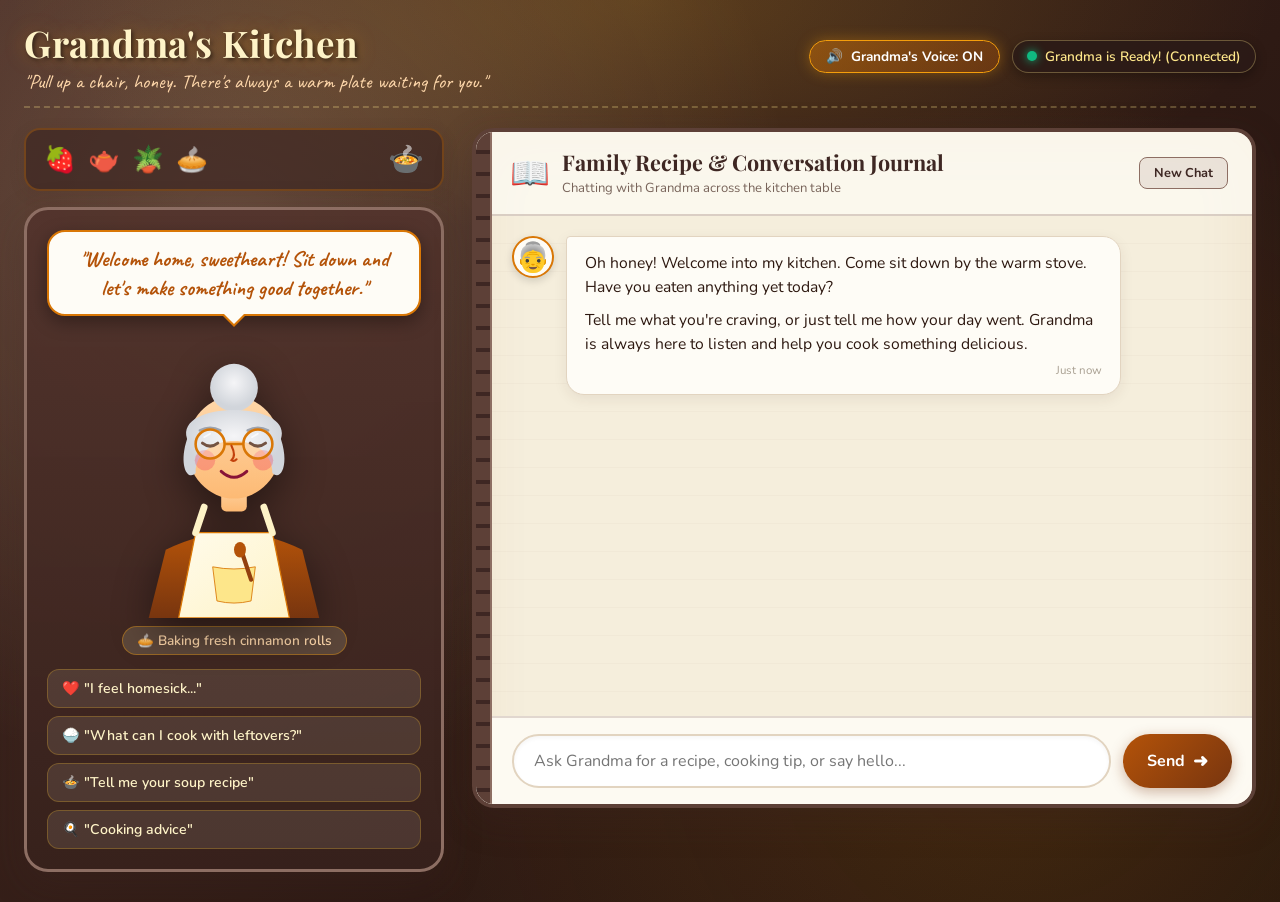
<file: grandmas-kitchen/index.html>
<!DOCTYPE html>
<html lang="en">
<head>
  <meta charset="UTF-8">
  <meta name="viewport" content="width=device-width, initial-scale=1.0">
  <title>Grandma's Kitchen - Warm Comfort & Recipes</title>
  
  <!-- Google Fonts: Cozy serif + warm cursive/handwriting -->
  <link rel="preconnect" href="https://fonts.googleapis.com">
  <link rel="preconnect" href="https://fonts.gstatic.com" crossorigin>
  <link href="https://fonts.googleapis.com/css2?family=Caveat:wght@600;700&family=Nunito:wght@400;600;700;800&family=Playfair+Display:ital,wght@0,600;0,700;1,400&display=swap" rel="stylesheet">
  
  <link rel="stylesheet" href="style.css">
  
  <!-- Neural AI Voice Engine (Puter.js Neural Speech - Free, Realistic, No Key Required) -->
  <script src="https://js.puter.com/v2/"></script>
</head>
<body>
  <!-- Ambient Kitchen Background with warm lighting overlay -->
  <div class="kitchen-scene">
    <div class="warm-glow"></div>
    <div class="window-sunlight"></div>

    <!-- Kitchen Scene Top Header -->
    <header class="kitchen-header">
      <div class="header-content">
        <h1>Grandma's Kitchen</h1>
        <p class="tagline">"Pull up a chair, honey. There's always a warm plate waiting for you."</p>
      </div>
      <div class="header-controls">
        <button class="voice-toggle-btn active" id="voice-toggle-btn" title="Toggle Grandma's spoken voice">
          <span class="voice-icon" id="voice-icon">🔊</span>
          <span class="voice-label" id="voice-label">Grandma's Voice: ON</span>
        </button>
        <div class="api-status-pill" id="status-pill" title="Click to check or update API connection">
          <span class="status-indicator" id="status-dot"></span>
          <span id="status-text">Connecting to Grandma...</span>
        </div>
      </div>
    </header>

    <!-- Main Experience Area -->
    <main class="kitchen-main">
      
      <!-- LEFT: Grandma in her Kitchen -->
      <section class="grandma-area">
        <!-- Cozy kitchen props & background elements -->
        <div class="kitchen-decor">
          <div class="cabinet-shelf">
            <span class="decor-item jar" title="Strawberry Jam">🍓</span>
            <span class="decor-item tea" title="Herbal Tea">🫖</span>
            <span class="decor-item plant" title="Kitchen Basil">🪴</span>
            <span class="decor-item pie" title="Fresh Baked Apple Pie">🥧</span>
          </div>
          
          <div class="stove-area">
            <div class="steam-pot" title="Soup simmering on the stove">
              <span class="steam s1">~</span>
              <span class="steam s2">~</span>
              <span class="steam s3">~</span>
              <div class="pot">🍲</div>
            </div>
          </div>
        </div>

        <!-- Grandma Character Illustration -->
        <div class="character-card">
          <!-- Speech thought / feeling bubble above Grandma -->
          <div class="grandma-speech-bubble" id="speech-bubble">
            <span id="bubble-text">"Welcome home, sweetheart! Sit down and let's make something good together."</span>
          </div>

          <div class="grandma-illustration" id="grandma-avatar">
            <!-- SVG Grandma with animations -->
            <svg viewBox="0 0 280 340" width="100%" height="100%" class="grandma-svg">
              <defs>
                <radialGradient id="hairGrad" cx="50%" cy="40%" r="50%">
                  <stop offset="0%" stop-color="#f5f5f7"/>
                  <stop offset="100%" stop-color="#d1d5db"/>
                </radialGradient>
                <linearGradient id="skinGrad" x1="0%" y1="0%" x2="0%" y2="100%">
                  <stop offset="0%" stop-color="#fed7aa"/>
                  <stop offset="100%" stop-color="#fdba74"/>
                </linearGradient>
                <linearGradient id="apronGrad" x1="0%" y1="0%" x2="100%" y2="100%">
                  <stop offset="0%" stop-color="#fffbeb"/>
                  <stop offset="100%" stop-color="#fef3c7"/>
                </linearGradient>
                <linearGradient id="dressGrad" x1="0%" y1="0%" x2="0%" y2="100%">
                  <stop offset="0%" stop-color="#b45309"/>
                  <stop offset="100%" stop-color="#78350f"/>
                </linearGradient>
              </defs>

              <!-- Body / Dress -->
              <path d="M 60 260 Q 140 220 220 260 L 240 340 L 40 340 Z" fill="url(#dressGrad)" />

              <!-- Floral / Checked Apron -->
              <path d="M 95 240 L 185 240 L 205 340 L 75 340 Z" fill="url(#apronGrad)" stroke="#d97706" stroke-width="1.5" />
              <!-- Apron Straps -->
              <line x1="105" y1="210" x2="95" y2="240" stroke="#fef3c7" stroke-width="8" stroke-linecap="round"/>
              <line x1="175" y1="210" x2="185" y2="240" stroke="#fef3c7" stroke-width="8" stroke-linecap="round"/>
              <!-- Apron Pocket -->
              <path d="M 115 280 Q 140 285 165 280 L 160 320 Q 140 325 120 320 Z" fill="#fde68a" stroke="#d97706" stroke-width="1" />
              <!-- Wooden Spoon in Pocket -->
              <line x1="150" y1="265" x2="160" y2="295" stroke="#92400e" stroke-width="5" stroke-linecap="round"/>
              <ellipse cx="147" cy="260" rx="7" ry="9" fill="#b45309"/>

              <!-- Neck -->
              <rect x="125" y="180" width="30" height="35" fill="url(#skinGrad)" rx="6"/>

              <!-- Head Base -->
              <ellipse cx="140" cy="140" rx="55" ry="60" fill="url(#skinGrad)" />

              <!-- Fluffy Hair Behind & Bun -->
              <circle cx="140" cy="70" r="28" fill="url(#hairGrad)" />
              <path d="M 85 130 C 70 85, 210 85, 195 130 C 205 160, 195 180, 185 170 C 185 120, 95 120, 95 170 C 85 180, 75 160, 85 130 Z" fill="url(#hairGrad)" />

              <!-- Rosy Cheeks -->
              <circle cx="106" cy="155" r="12" fill="#f43f5e" opacity="0.32" />
              <circle cx="174" cy="155" r="12" fill="#f43f5e" opacity="0.32" />

              <!-- Kind Eyes (with blinking animation) -->
              <g class="grandma-eyes">
                <!-- Eyebrows -->
                <path d="M 100 120 Q 112 114 124 120" stroke="#9ca3af" stroke-width="3" fill="none" stroke-linecap="round"/>
                <path d="M 156 120 Q 168 114 180 120" stroke="#9ca3af" stroke-width="3" fill="none" stroke-linecap="round"/>
                
                <!-- Eye curves / joyful smile lines -->
                <path d="M 103 135 Q 112 142 121 135" stroke="#451a03" stroke-width="3.5" fill="none" stroke-linecap="round" class="eye-left"/>
                <path d="M 159 135 Q 168 142 177 135" stroke="#451a03" stroke-width="3.5" fill="none" stroke-linecap="round" class="eye-right"/>
              </g>

              <!-- Reading Glasses -->
              <g class="grandma-glasses">
                <circle cx="112" cy="136" r="17" fill="rgba(255,255,255,0.25)" stroke="#d97706" stroke-width="3"/>
                <circle cx="168" cy="136" r="17" fill="rgba(255,255,255,0.25)" stroke="#d97706" stroke-width="3"/>
                <line x1="129" y1="136" x2="151" y2="136" stroke="#d97706" stroke-width="3"/>
                <!-- Glasses Glint -->
                <line x1="105" y1="128" x2="112" y2="124" stroke="#ffffff" stroke-width="2" opacity="0.75" stroke-linecap="round"/>
                <line x1="161" y1="128" x2="168" y2="124" stroke="#ffffff" stroke-width="2" opacity="0.75" stroke-linecap="round"/>
              </g>

              <!-- Gentle Nose -->
              <path d="M 137 138 Q 143 150 137 155 Q 140 157 143 154" stroke="#c2410c" stroke-width="2.5" fill="none" stroke-linecap="round"/>

              <!-- Warm Smile -->
              <path d="M 125 168 Q 140 182 155 168" stroke="#881337" stroke-width="3.5" fill="none" stroke-linecap="round" id="grandma-mouth"/>
            </svg>
          </div>

          <div class="grandma-status">
            <span class="baking-badge">🥧 Baking fresh cinnamon rolls</span>
          </div>

          <!-- Quick Suggestion Topic Buttons -->
          <div class="quick-topics">
            <button class="topic-btn" data-prompt="Grandma, I'm feeling a little homesick today...">❤️ "I feel homesick..."</button>
            <button class="topic-btn" data-prompt="Grandma, what can I cook with just eggs, rice, and soy sauce?">🍚 "What can I cook with leftovers?"</button>
            <button class="topic-btn" data-prompt="Grandma, how do you make the ultimate cozy chicken noodle soup?">🍲 "Tell me your soup recipe"</button>
            <button class="topic-btn" data-prompt="Grandma, how do you know when chicken is cooked without drying it out?">🍳 "Cooking advice"</button>
          </div>
        </div>
      </section>

      <!-- RIGHT: Cozy Recipe Book Chat Interface -->
      <section class="chat-area">
        <div class="recipe-book">
          <div class="book-spine"></div>
          
          <div class="book-header">
            <div class="book-title">
              <span class="book-icon">📖</span>
              <div>
                <h2>Family Recipe & Conversation Journal</h2>
                <span class="chat-subtitle">Chatting with Grandma across the kitchen table</span>
              </div>
            </div>
            <button class="clear-btn" id="clear-chat-btn" title="Start a fresh chat">New Chat</button>
          </div>

          <!-- Messages Container -->
          <div class="chat-messages" id="chat-messages">
            <!-- Welcome message from Grandma -->
            <div class="message grandma-msg">
              <div class="msg-avatar">👵</div>
              <div class="msg-bubble">
                <p>Oh honey! Welcome into my kitchen. Come sit down by the warm stove. Have you eaten anything yet today?</p>
                <p>Tell me what you're craving, or just tell me how your day went. Grandma is always here to listen and help you cook something delicious.</p>
                <span class="msg-time" id="welcome-time">Just now</span>
              </div>
            </div>
          </div>

          <!-- Typing Indicator -->
          <div class="typing-indicator" id="typing-indicator">
            <span class="indicator-avatar">👵</span>
            <div class="dots-bubble">
              <span class="dot"></span>
              <span class="dot"></span>
              <span class="dot"></span>
              <span class="indicator-text">Grandma is writing down her advice...</span>
            </div>
          </div>

          <!-- Chat Input Bar -->
          <form class="chat-input-area" id="chat-form">
            <input 
              type="text" 
              id="user-input" 
              placeholder="Ask Grandma for a recipe, cooking tip, or say hello..." 
              autocomplete="off"
              required
            >
            <button type="submit" id="send-btn" class="send-button">
              <span>Send</span>
              <span class="btn-arrow">➜</span>
            </button>
          </form>

        </div>
      </section>

    </main>

    <!-- Token Configuration Modal (Popup when token is needed) -->
    <div class="modal-backdrop" id="token-modal">
      <div class="modal-card">
        <div class="modal-icon">🔑</div>
        <h3>Replicate API Token</h3>
        <p>To connect Grandma to the <strong>Llama 3 8B Instruct</strong> model, enter your Replicate API token below.</p>
        <p class="privacy-note">🔒 Your token stays safely in your local browser storage and is never uploaded anywhere.</p>
        
        <input 
          type="password" 
          id="token-input" 
          placeholder="r8_..." 
          autocomplete="off"
        >
        
        <div class="modal-actions">
          <button type="button" class="btn-secondary" id="cancel-token-btn">Cancel</button>
          <button type="button" class="btn-primary" id="save-token-btn">Connect to Llama 3</button>
        </div>

        <small class="help-link">
          Need a token? Get one for free at <a href="https://replicate.com/account/api-tokens" target="_blank" rel="noopener">replicate.com/account/api-tokens</a>
        </small>
      </div>
    </div>

  </div>

  <script src="script.js"></script>
</body>
</html>
</file>
<file: grandmas-kitchen/style.css>
/* ===================================================
   GRANDMA'S KITCHEN - WARM & NOSTALGIC DESIGN
   =================================================== */

:root {
  --wood-dark: #3e2723;
  --wood-medium: #5d4037;
  --wood-warm: #8d6e63;
  --cream-light: #fdfbf7;
  --cream-paper: #fefcf6;
  --parchment: #f5eedc;
  --warm-amber: #d97706;
  --amber-gold: #f59e0b;
  --cinnamon: #b45309;
  --brick-red: #991b1b;
  --warm-text: #2d1810;
  --text-muted: #78645a;
  --border-cozy: #e2d4c0;
  --shadow-warm: 0 12px 36px rgba(62, 39, 35, 0.25);
  --shadow-soft: 0 4px 16px rgba(62, 39, 35, 0.12);
}

* {
  box-sizing: border-box;
  margin: 0;
  padding: 0;
}

body {
  font-family: 'Nunito', -apple-system, BlinkMacSystemFont, "Segoe UI", Roboto, sans-serif;
  color: var(--warm-text);
  background-color: #2b1b17;
  min-height: 100vh;
  overflow-x: hidden;
}

/* ===================================================
   KITCHEN SCENE & BACKGROUND
   =================================================== */
.kitchen-scene {
  position: relative;
  min-height: 100vh;
  display: flex;
  flex-direction: column;
  /* Rich warm kitchen wooden/brick wall textured gradient */
  background: 
    radial-gradient(circle at 18% 25%, rgba(254, 215, 170, 0.22) 0%, transparent 45%),
    radial-gradient(circle at 80% 80%, rgba(245, 158, 11, 0.14) 0%, transparent 50%),
    linear-gradient(135deg, #452a23 0%, #2e1a14 60%, #20120e 100%);
  padding: 18px 24px 30px;
}

/* Warm ambient sunlight through kitchen curtains */
.warm-glow {
  position: absolute;
  top: 0;
  left: 0;
  right: 0;
  height: 240px;
  background: radial-gradient(ellipse at 50% 0%, rgba(251, 191, 36, 0.18) 0%, transparent 70%);
  pointer-events: none;
  z-index: 1;
}

/* ===================================================
   HEADER
   =================================================== */
.kitchen-header {
  position: relative;
  z-index: 2;
  display: flex;
  justify-content: space-between;
  align-items: center;
  max-width: 1300px;
  width: 100%;
  margin: 0 auto 20px;
  padding-bottom: 12px;
  border-bottom: 2px dashed rgba(253, 230, 138, 0.25);
}

.kitchen-header h1 {
  font-family: 'Playfair Display', serif;
  font-size: 2.3rem;
  font-weight: 700;
  color: #fef3c7;
  text-shadow: 2px 2px 4px rgba(0, 0, 0, 0.5), 0 0 20px rgba(245, 158, 11, 0.35);
  letter-spacing: 0.5px;
}

.kitchen-header .tagline {
  font-family: 'Caveat', cursive;
  font-size: 1.25rem;
  color: #fed7aa;
  margin-top: 2px;
}

/* Header controls (Voice + Status) */
.header-controls {
  display: flex;
  align-items: center;
  gap: 12px;
}

.voice-toggle-btn {
  display: inline-flex;
  align-items: center;
  gap: 8px;
  background: rgba(43, 27, 23, 0.85);
  border: 1.5px solid rgba(253, 230, 138, 0.3);
  padding: 6px 16px;
  border-radius: 30px;
  font-family: 'Nunito', sans-serif;
  font-size: 0.85rem;
  font-weight: 700;
  color: #fef3c7;
  cursor: pointer;
  transition: all 0.2s ease;
  box-shadow: 0 4px 12px rgba(0,0,0,0.3);
}

.voice-toggle-btn:hover {
  background: rgba(69, 42, 35, 0.95);
  border-color: var(--amber-gold);
  transform: translateY(-1px);
}

.voice-toggle-btn.active {
  background: linear-gradient(135deg, rgba(217, 119, 6, 0.45) 0%, rgba(180, 83, 9, 0.35) 100%);
  border-color: #f59e0b;
  color: #fff;
  box-shadow: 0 0 14px rgba(245, 158, 11, 0.35);
}

.voice-toggle-btn.speaking {
  animation: voice-pulse 1s infinite alternate ease-in-out;
}

@keyframes voice-pulse {
  from { box-shadow: 0 0 8px #f59e0b; }
  to { box-shadow: 0 0 20px #f59e0b, 0 0 30px rgba(217, 119, 6, 0.6); }
}

/* API Status Pill */
.api-status-pill {
  display: inline-flex;
  align-items: center;
  gap: 8px;
  background: rgba(43, 27, 23, 0.85);
  border: 1.5px solid rgba(253, 230, 138, 0.3);
  padding: 6px 14px;
  border-radius: 30px;
  font-size: 0.85rem;
  font-weight: 600;
  color: #fde68a;
  cursor: pointer;
  transition: all 0.2s ease;
  box-shadow: 0 4px 12px rgba(0,0,0,0.3);
}

.api-status-pill:hover {
  background: rgba(69, 42, 35, 0.95);
  border-color: var(--amber-gold);
  transform: translateY(-1px);
}

.status-indicator {
  width: 10px;
  height: 10px;
  border-radius: 50%;
  background-color: #f59e0b; /* Amber = pending */
  box-shadow: 0 0 8px #f59e0b;
}

.status-indicator.connected {
  background-color: #10b981; /* Green = connected */
  box-shadow: 0 0 10px #10b981;
}

.status-indicator.error {
  background-color: #ef4444; /* Red = needs token/error */
  box-shadow: 0 0 10px #ef4444;
}

/* ===================================================
   MAIN CONTENT GRID: Grandma Left, Chat Right
   =================================================== */
.kitchen-main {
  position: relative;
  z-index: 2;
  display: grid;
  grid-template-columns: 420px 1fr;
  gap: 28px;
  max-width: 1300px;
  width: 100%;
  margin: 0 auto;
  flex: 1;
}

/* ===================================================
   LEFT: GRANDMA CHARACTER & KITCHEN PROPS
   =================================================== */
.grandma-area {
  display: flex;
  flex-direction: column;
  gap: 16px;
}

/* Kitchen shelf / simmering pot */
.kitchen-decor {
  display: flex;
  justify-content: space-between;
  align-items: center;
  background: rgba(62, 39, 35, 0.7);
  border: 2px solid rgba(217, 119, 6, 0.3);
  border-radius: 16px;
  padding: 10px 18px;
  box-shadow: var(--shadow-soft);
}

.cabinet-shelf {
  display: flex;
  gap: 12px;
  font-size: 1.6rem;
}

.decor-item {
  transition: transform 0.2s ease;
  cursor: default;
}

.decor-item:hover {
  transform: scale(1.2) translateY(-2px);
}

.stove-area {
  display: flex;
  align-items: center;
}

.steam-pot {
  position: relative;
  display: flex;
  align-items: center;
  font-size: 1.8rem;
}

.pot {
  animation: pot-simmer 2s infinite ease-in-out;
}

@keyframes pot-simmer {
  0%, 100% { transform: translateY(0); }
  50% { transform: translateY(-2px); }
}

/* Steam particles rising */
.steam {
  position: absolute;
  top: -16px;
  font-size: 1.1rem;
  color: rgba(255, 255, 255, 0.65);
  font-weight: bold;
  animation: steam-rise 2.2s infinite linear;
  opacity: 0;
}

.steam.s1 { left: 4px; animation-delay: 0s; }
.steam.s2 { left: 16px; animation-delay: 0.8s; }
.steam.s3 { left: 28px; animation-delay: 1.5s; }

@keyframes steam-rise {
  0% { transform: translateY(0) scale(0.8); opacity: 0; }
  40% { opacity: 0.7; }
  100% { transform: translateY(-22px) scale(1.3); opacity: 0; }
}

/* Character Card */
.character-card {
  background: 
    linear-gradient(180deg, rgba(82, 51, 44, 0.9) 0%, rgba(55, 33, 28, 0.95) 100%);
  border: 3px solid #8d6e63;
  border-radius: 24px;
  padding: 20px;
  box-shadow: var(--shadow-warm);
  display: flex;
  flex-direction: column;
  align-items: center;
  position: relative;
}

/* Speech / Thought bubble above Grandma */
.grandma-speech-bubble {
  position: relative;
  background: var(--cream-paper);
  border: 2px solid #d97706;
  border-radius: 18px;
  padding: 12px 18px;
  margin-bottom: 12px;
  box-shadow: 0 6px 18px rgba(0, 0, 0, 0.35);
  width: 100%;
  text-align: center;
}

.grandma-speech-bubble::after {
  content: '';
  position: absolute;
  bottom: -10px;
  left: 50%;
  transform: translateX(-50%);
  border-width: 10px 10px 0;
  border-style: solid;
  border-color: var(--cream-paper) transparent;
  display: block;
  width: 0;
}

.grandma-speech-bubble::before {
  content: '';
  position: absolute;
  bottom: -13px;
  left: 50%;
  transform: translateX(-50%);
  border-width: 12px 12px 0;
  border-style: solid;
  border-color: #d97706 transparent;
  display: block;
  width: 0;
}

#bubble-text {
  font-family: 'Caveat', cursive;
  font-size: 1.35rem;
  font-weight: 700;
  color: var(--cinnamon);
  line-height: 1.35;
}

/* Grandma Illustration SVG Container */
.grandma-illustration {
  width: 250px;
  height: 290px;
  position: relative;
  filter: drop-shadow(0 12px 20px rgba(0, 0, 0, 0.45));
  animation: grandma-breathe 4.5s infinite ease-in-out;
}

@keyframes grandma-breathe {
  0%, 100% { transform: translateY(0); }
  50% { transform: translateY(-4px); }
}

/* Eyes Blinking Animation */
.grandma-eyes {
  animation: eye-blink 5s infinite;
  transform-origin: 140px 135px;
}

@keyframes eye-blink {
  0%, 96%, 100% { transform: scaleY(1); }
  98% { transform: scaleY(0.1); }
}

/* Cheerful talking animation when Grandma replies */
.character-card.is-talking .grandma-illustration {
  animation: grandma-talking 0.4s infinite alternate ease-in-out;
}

.character-card.is-talking #grandma-mouth {
  animation: mouth-move 0.35s infinite alternate ease-in-out;
  transform-origin: 140px 170px;
}

@keyframes mouth-move {
  0% { transform: scaleY(0.7); }
  100% { transform: scaleY(1.5) scaleX(1.1); }
}

@keyframes grandma-talking {
  0% { transform: rotate(-1.5deg) translateY(0); }
  100% { transform: rotate(1.5deg) translateY(-4px); }
}

.grandma-status {
  margin: 8px 0 14px;
}

.baking-badge {
  display: inline-block;
  background: rgba(254, 243, 199, 0.15);
  border: 1px solid rgba(245, 158, 11, 0.4);
  color: #fed7aa;
  padding: 4px 14px;
  border-radius: 20px;
  font-size: 0.85rem;
  font-weight: 600;
}

/* Quick conversation starter buttons */
.quick-topics {
  display: flex;
  flex-direction: column;
  gap: 8px;
  width: 100%;
}

.topic-btn {
  background: rgba(253, 246, 227, 0.1);
  border: 1.5px solid rgba(251, 191, 36, 0.25);
  color: #fef3c7;
  font-family: 'Nunito', sans-serif;
  font-size: 0.88rem;
  font-weight: 600;
  padding: 9px 14px;
  border-radius: 12px;
  cursor: pointer;
  text-align: left;
  transition: all 0.2s ease;
}

.topic-btn:hover {
  background: rgba(217, 119, 6, 0.35);
  border-color: #f59e0b;
  transform: translateX(4px);
  color: #fff;
}

/* ===================================================
   RIGHT: RECIPE BOOK CHAT INTERFACE
   =================================================== */
.chat-area {
  display: flex;
  flex-direction: column;
  height: 680px;
}

.recipe-book {
  position: relative;
  background: var(--parchment);
  border-radius: 22px;
  border: 4px solid var(--wood-medium);
  box-shadow: 
    var(--shadow-warm),
    inset 0 0 60px rgba(180, 83, 9, 0.08);
  display: flex;
  flex-direction: column;
  height: 100%;
  overflow: hidden;
}

/* Vintage wooden/leather spine on the left edge */
.recipe-book::before {
  content: '';
  position: absolute;
  top: 0;
  bottom: 0;
  left: 0;
  width: 14px;
  background: repeating-linear-gradient(
    180deg,
    #5d4037 0px,
    #5d4037 18px,
    #3e2723 18px,
    #3e2723 22px
  );
  border-right: 2px solid #8d6e63;
  z-index: 5;
}

/* Book Header */
.book-header {
  display: flex;
  justify-content: space-between;
  align-items: center;
  padding: 16px 24px 16px 34px;
  border-bottom: 2px solid rgba(141, 110, 99, 0.3);
  background: rgba(254, 252, 246, 0.7);
}

.book-title {
  display: flex;
  align-items: center;
  gap: 12px;
}

.book-icon {
  font-size: 2rem;
}

.book-header h2 {
  font-family: 'Playfair Display', serif;
  font-size: 1.35rem;
  color: var(--wood-dark);
}

.chat-subtitle {
  font-size: 0.82rem;
  color: var(--text-muted);
}

.clear-btn {
  background: rgba(141, 110, 99, 0.15);
  border: 1px solid var(--wood-warm);
  color: var(--wood-dark);
  font-family: 'Nunito', sans-serif;
  font-weight: 700;
  font-size: 0.8rem;
  padding: 6px 14px;
  border-radius: 8px;
  cursor: pointer;
  transition: all 0.2s;
}

.clear-btn:hover {
  background: var(--wood-dark);
  color: #fff;
}

/* Chat Messages Scrolling Container */
.chat-messages {
  flex: 1;
  padding: 20px 24px 20px 36px;
  overflow-y: auto;
  display: flex;
  flex-direction: column;
  gap: 16px;
  /* Lined notebook look */
  background: repeating-linear-gradient(
    180deg,
    transparent 0px,
    transparent 27px,
    rgba(141, 110, 99, 0.08) 28px
  );
}

/* Custom scrollbar */
.chat-messages::-webkit-scrollbar {
  width: 7px;
}
.chat-messages::-webkit-scrollbar-track {
  background: rgba(0, 0, 0, 0.05);
}
.chat-messages::-webkit-scrollbar-thumb {
  background: var(--wood-warm);
  border-radius: 4px;
}

/* Message Styles */
.message {
  display: flex;
  gap: 12px;
  max-width: 85%;
  animation: message-pop 0.3s cubic-bezier(0.175, 0.885, 0.32, 1.275);
}

@keyframes message-pop {
  from { opacity: 0; transform: translateY(10px) scale(0.97); }
  to { opacity: 1; transform: translateY(0) scale(1); }
}

.message.grandma-msg {
  align-self: flex-start;
}

.message.user-msg {
  align-self: flex-end;
  flex-direction: row-reverse;
}

.msg-avatar {
  font-size: 1.8rem;
  width: 42px;
  height: 42px;
  border-radius: 50%;
  background: var(--cream-paper);
  border: 2px solid var(--warm-amber);
  display: flex;
  align-items: center;
  justify-content: center;
  flex-shrink: 0;
  box-shadow: 0 3px 8px rgba(0,0,0,0.15);
}

.user-msg .msg-avatar {
  border-color: #3b82f6;
  background: #eff6ff;
}

.msg-bubble {
  background: var(--cream-paper);
  border: 1.5px solid var(--border-cozy);
  border-radius: 18px;
  border-top-left-radius: 4px;
  padding: 14px 18px;
  box-shadow: 0 4px 14px rgba(62, 39, 35, 0.08);
  color: var(--warm-text);
  line-height: 1.55;
  font-size: 0.98rem;
}

.user-msg .msg-bubble {
  background: #fffbeb;
  border-color: #fde68a;
  border-radius: 18px;
  border-top-right-radius: 4px;
  color: #451a03;
}

.msg-bubble p + p {
  margin-top: 8px;
}

.msg-time {
  display: block;
  font-size: 0.72rem;
  color: #a89f91;
  margin-top: 6px;
  text-align: right;
}

/* Typing Indicator */
.typing-indicator {
  display: none;
  align-items: center;
  gap: 12px;
  padding: 10px 24px 10px 36px;
}

.typing-indicator.active {
  display: flex;
}

.indicator-avatar {
  font-size: 1.8rem;
  animation: grandma-talking 0.8s infinite alternate ease-in-out;
}

.dots-bubble {
  display: flex;
  align-items: center;
  gap: 6px;
  background: var(--cream-paper);
  border: 1.5px solid var(--border-cozy);
  padding: 10px 18px;
  border-radius: 18px;
  border-top-left-radius: 4px;
  box-shadow: 0 4px 14px rgba(62, 39, 35, 0.08);
}

.dot {
  width: 8px;
  height: 8px;
  border-radius: 50%;
  background-color: var(--cinnamon);
  animation: bounce 1.4s infinite ease-in-out both;
}

.dot:nth-child(1) { animation-delay: -0.32s; }
.dot:nth-child(2) { animation-delay: -0.16s; }
.dot:nth-child(3) { animation-delay: 0s; }

@keyframes bounce {
  0%, 80%, 100% { transform: scale(0); }
  40% { transform: scale(1); }
}

.indicator-text {
  font-size: 0.85rem;
  font-style: italic;
  color: var(--cinnamon);
  margin-left: 8px;
}

/* Input Form Bar */
.chat-input-area {
  display: flex;
  gap: 12px;
  padding: 16px 20px 16px 36px;
  border-top: 2px solid rgba(141, 110, 99, 0.25);
  background: rgba(254, 252, 246, 0.9);
}

.chat-input-area input {
  flex: 1;
  font-family: 'Nunito', sans-serif;
  font-size: 1rem;
  padding: 14px 20px;
  border: 2px solid var(--border-cozy);
  border-radius: 30px;
  background: #ffffff;
  color: var(--warm-text);
  outline: none;
  transition: all 0.2s;
  box-shadow: inset 0 2px 4px rgba(0, 0, 0, 0.04);
}

.chat-input-area input:focus {
  border-color: var(--warm-amber);
  box-shadow: 0 0 0 3px rgba(217, 119, 6, 0.15);
}

.send-button {
  display: flex;
  align-items: center;
  gap: 8px;
  background: linear-gradient(135deg, var(--cinnamon) 0%, #78350f 100%);
  color: #fff;
  border: none;
  border-radius: 30px;
  padding: 0 24px;
  font-family: 'Nunito', sans-serif;
  font-weight: 700;
  font-size: 1rem;
  cursor: pointer;
  transition: all 0.2s ease;
  box-shadow: 0 4px 14px rgba(120, 53, 15, 0.35);
}

.send-button:hover {
  background: linear-gradient(135deg, #d97706 0%, var(--cinnamon) 100%);
  transform: translateY(-2px);
  box-shadow: 0 6px 18px rgba(120, 53, 15, 0.45);
}

.send-button:active {
  transform: translateY(1px);
}

.btn-arrow {
  font-size: 1.1rem;
  transition: transform 0.2s;
}

.send-button:hover .btn-arrow {
  transform: translateX(3px);
}

/* ===================================================
   TOKEN MODAL (Clean, friendly popup)
   =================================================== */
.modal-backdrop {
  position: fixed;
  inset: 0;
  background: rgba(20, 10, 8, 0.75);
  backdrop-filter: blur(4px);
  display: none;
  align-items: center;
  justify-content: center;
  z-index: 100;
  padding: 20px;
}

.modal-backdrop.open {
  display: flex;
}

.modal-card {
  background: var(--cream-paper);
  border: 3px solid var(--wood-warm);
  border-radius: 20px;
  padding: 28px;
  max-width: 480px;
  width: 100%;
  box-shadow: 0 20px 50px rgba(0, 0, 0, 0.6);
  text-align: center;
  animation: modal-enter 0.25s ease-out;
}

@keyframes modal-enter {
  from { opacity: 0; transform: scale(0.92); }
  to { opacity: 1; transform: scale(1); }
}

.modal-icon {
  font-size: 2.8rem;
  margin-bottom: 8px;
}

.modal-card h3 {
  font-family: 'Playfair Display', serif;
  font-size: 1.6rem;
  color: var(--wood-dark);
  margin-bottom: 10px;
}

.modal-card p {
  color: var(--text-muted);
  font-size: 0.95rem;
  line-height: 1.5;
  margin-bottom: 8px;
}

.privacy-note {
  font-size: 0.85rem !important;
  color: #059669 !important;
  font-weight: 600;
  margin-bottom: 18px !important;
}

.modal-card input {
  width: 100%;
  font-family: monospace;
  font-size: 1rem;
  padding: 12px 16px;
  border: 2px solid var(--border-cozy);
  border-radius: 12px;
  outline: none;
  margin-bottom: 18px;
}

.modal-card input:focus {
  border-color: var(--warm-amber);
}

.modal-actions {
  display: flex;
  gap: 12px;
  justify-content: center;
  margin-bottom: 14px;
}

.btn-secondary {
  background: #e5e7eb;
  border: none;
  padding: 10px 20px;
  border-radius: 10px;
  font-family: 'Nunito', sans-serif;
  font-weight: 700;
  cursor: pointer;
  color: #374151;
}

.btn-primary {
  background: var(--cinnamon);
  border: none;
  padding: 10px 22px;
  border-radius: 10px;
  font-family: 'Nunito', sans-serif;
  font-weight: 700;
  cursor: pointer;
  color: #fff;
}

.btn-primary:hover {
  background: var(--amber-gold);
}

.help-link {
  display: block;
  font-size: 0.8rem;
  color: var(--text-muted);
}

.help-link a {
  color: var(--cinnamon);
  font-weight: 700;
  text-decoration: underline;
}

/* ===================================================
   RESPONSIVE DESIGN (Tablets & Mobile)
   =================================================== */
@media (max-width: 992px) {
  .kitchen-main {
    grid-template-columns: 1fr;
  }
  
  .grandma-area {
    order: 1;
  }
  
  .chat-area {
    order: 2;
    height: 580px;
  }
  
  .grandma-illustration {
    width: 180px;
    height: 220px;
  }
}
</file>
